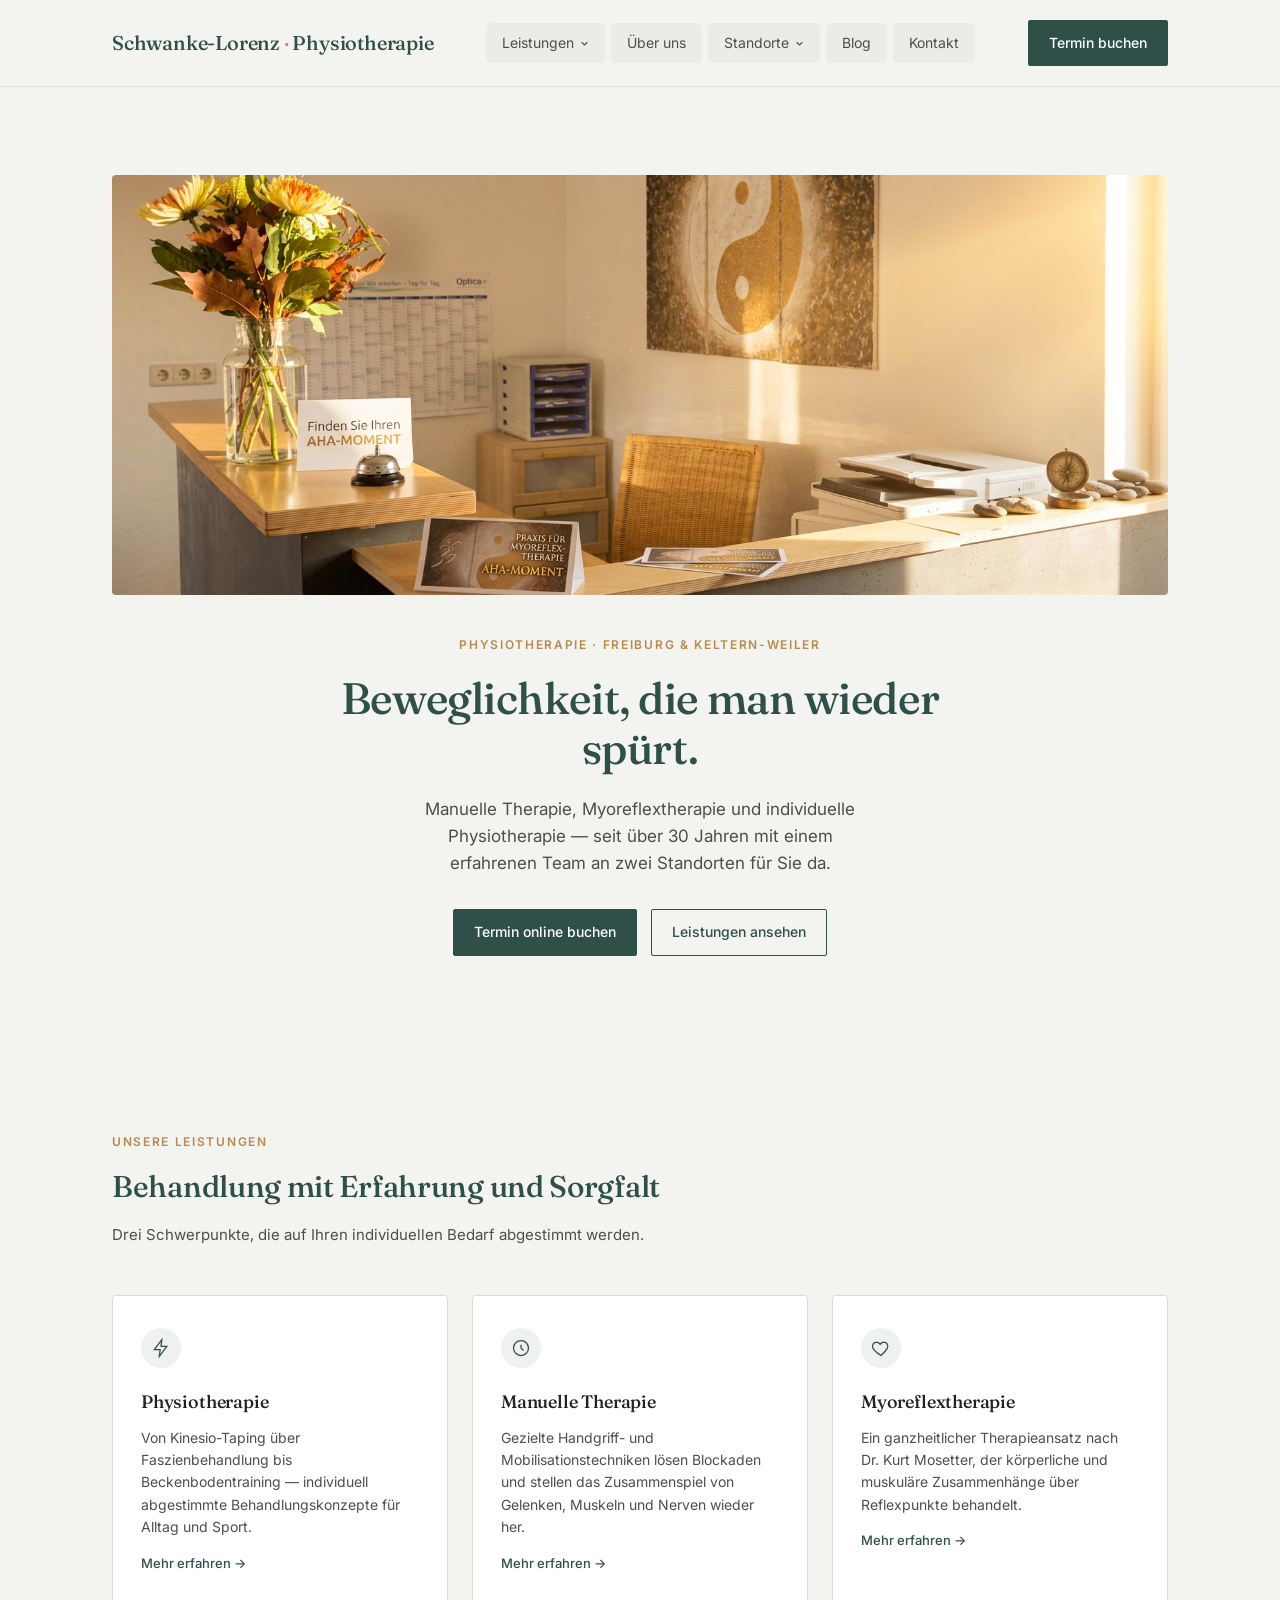
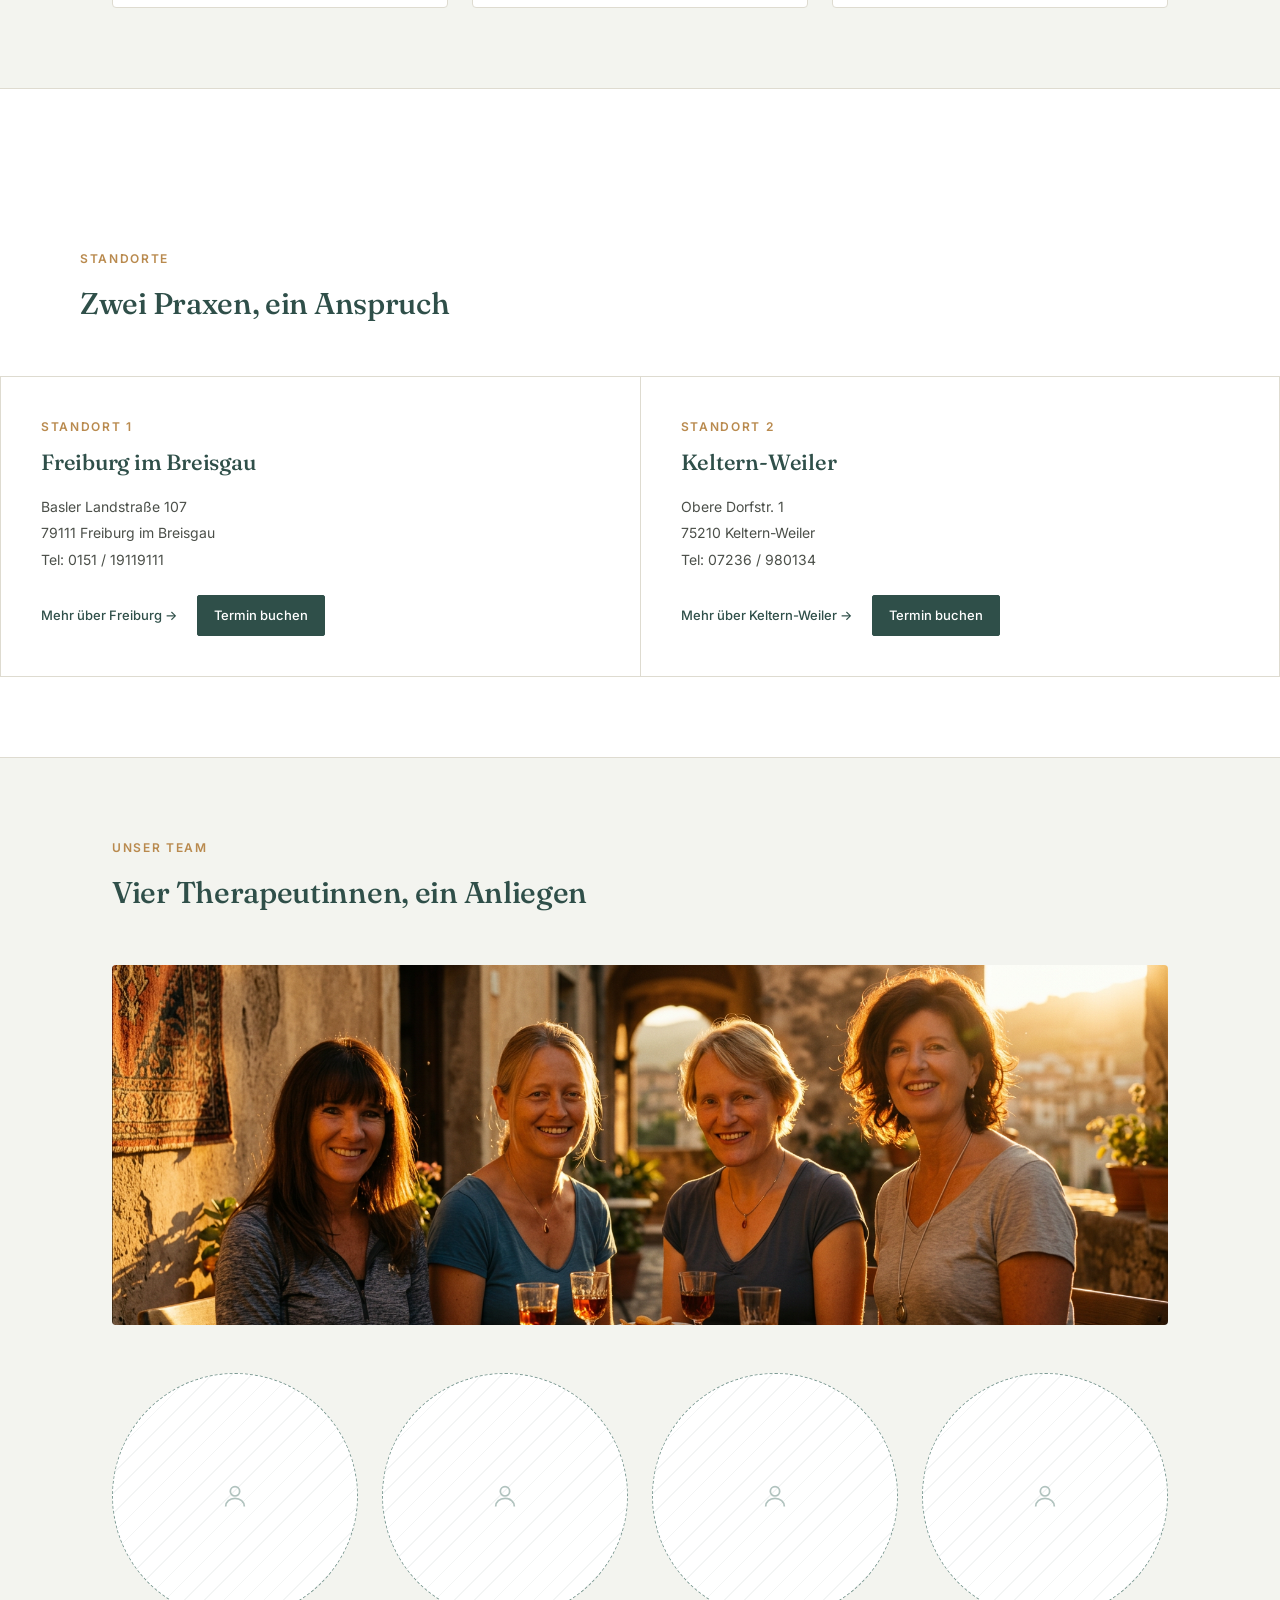
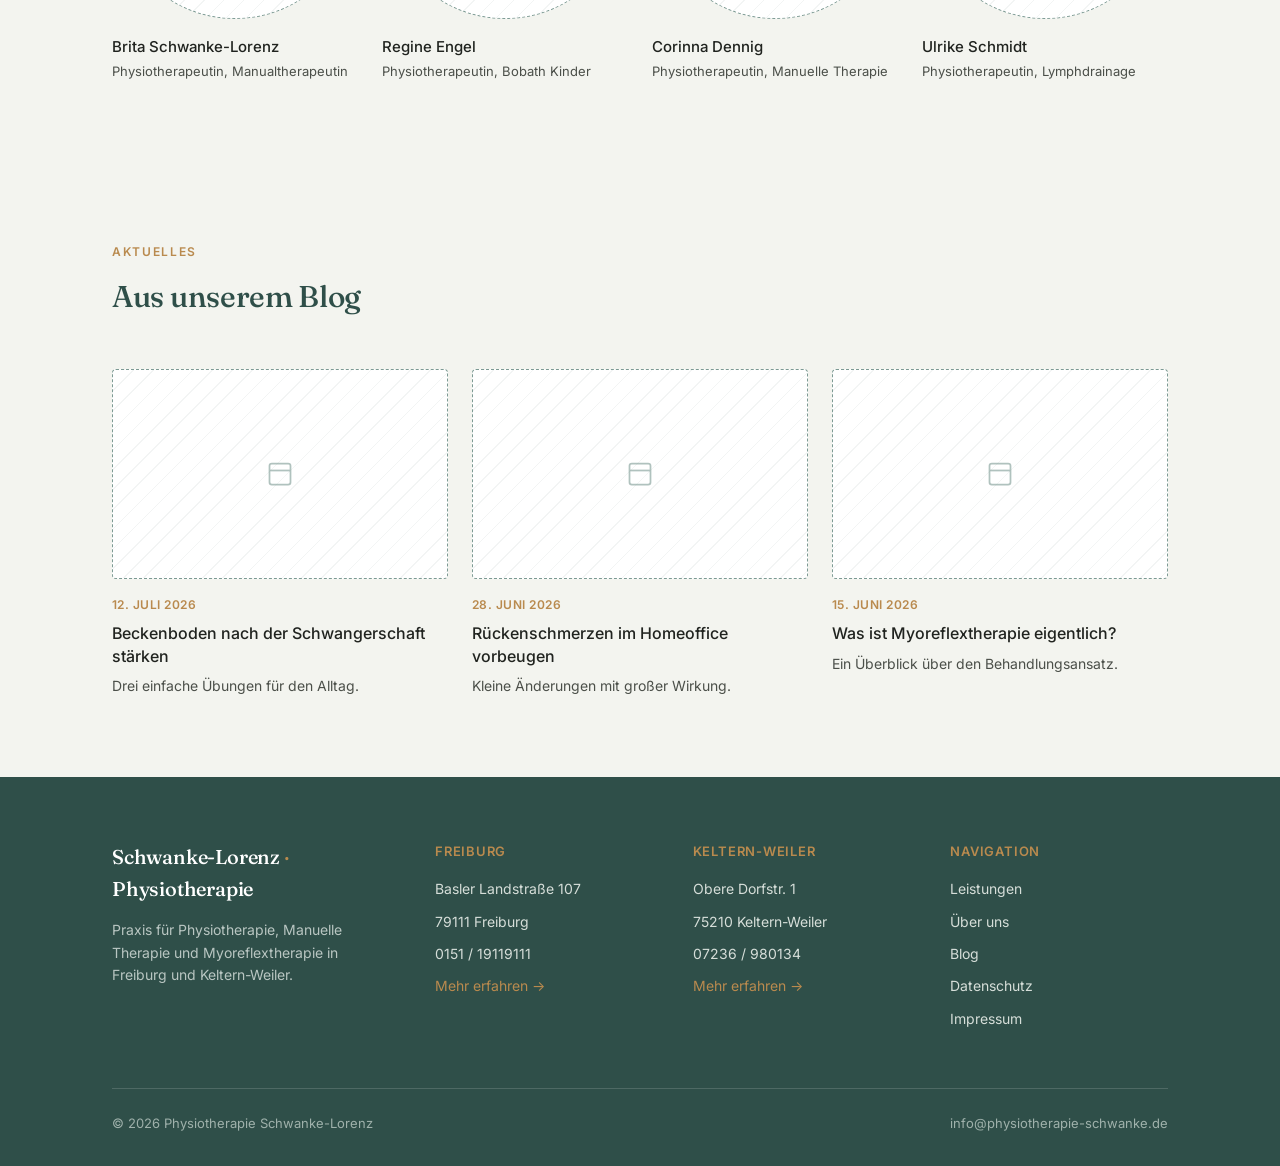
<file: index.html>
<!DOCTYPE html>
<html lang="de">
<head>
<meta charset="UTF-8">
<meta name="viewport" content="width=device-width, initial-scale=1.0">
<title>Physiotherapie Schwanke-Lorenz — Entwurf Startseite</title>
<link rel="preconnect" href="https://fonts.googleapis.com">
<link rel="preconnect" href="https://fonts.gstatic.com" crossorigin>
<link href="https://fonts.googleapis.com/css2?family=Fraunces:opsz,wght@9..144,400;9..144,500;9..144,600&family=Inter:wght@400;500;600&display=swap" rel="stylesheet">
<link rel="stylesheet" href="styles.css">
</head>
<body>

<header>
  <div class="navbar">
    <div class="logotype">Schwanke-Lorenz <span>·</span> Physiotherapie</div>
    <nav>
      <ul>
        <li class="nav-item">
          <a href="leistungen.html" class="nav-link">Leistungen
            <svg class="chevron" viewBox="0 0 12 12" fill="none"><path d="M2.5 4.5L6 8l3.5-3.5" stroke="currentColor" stroke-width="1.5" stroke-linecap="round" stroke-linejoin="round"/></svg>
          </a>
          <ul class="dropdown">
            <li><a href="leistungen.html#physiotherapie">Physiotherapie</a></li>
            <li><a href="leistungen.html#manuelle-therapie">Manuelle Therapie</a></li>
            <li><a href="leistungen.html#myoreflextherapie">Myoreflextherapie</a></li>
          </ul>
        </li>
        <li class="nav-item"><a href="#ueber-uns" class="nav-link">Über uns</a></li>
        <li class="nav-item">
          <a href="#standorte" class="nav-link">Standorte
            <svg class="chevron" viewBox="0 0 12 12" fill="none"><path d="M2.5 4.5L6 8l3.5-3.5" stroke="currentColor" stroke-width="1.5" stroke-linecap="round" stroke-linejoin="round"/></svg>
          </a>
          <ul class="dropdown">
            <li><a href="freiburg.html">Freiburg</a></li>
            <li><a href="keltern-weiler.html">Keltern-Weiler</a></li>
          </ul>
        </li>
        <li class="nav-item"><a href="#blog" class="nav-link">Blog</a></li>
        <li class="nav-item"><a href="#kontakt" class="nav-link">Kontakt</a></li>
      </ul>
    </nav>
    <a href="#" class="btn btn-primary">Termin buchen</a>
  </div>
</header>

<section class="hero">
  <div class="wrap">
    <img class="hero-banner-img" src="hero-banner.png" alt="Lichtdurchfluteter Behandlungsraum der Physiotherapie Schwanke-Lorenz">
    <div class="hero-text">
      <div class="eyebrow">Physiotherapie · Freiburg &amp; Keltern-Weiler</div>
      <h1>Beweglichkeit, die man wieder spürt.</h1>
      <p class="lead">Manuelle Therapie, Myoreflextherapie und individuelle Physiotherapie — seit über 30 Jahren mit einem erfahrenen Team an zwei Standorten für Sie da.</p>
      <div class="hero-actions">
        <a href="#" class="btn btn-primary">Termin online buchen</a>
        <a href="leistungen.html" class="btn btn-ghost">Leistungen ansehen</a>
      </div>
    </div>
  </div>
</section>

<section id="leistungen">
  <div class="wrap">
    <div class="section-head">
      <div class="eyebrow">Unsere Leistungen</div>
      <h2>Behandlung mit Erfahrung und Sorgfalt</h2>
      <p>Drei Schwerpunkte, die auf Ihren individuellen Bedarf abgestimmt werden.</p>
    </div>
    <div class="leistungen-grid">
      <a class="card" href="leistungen.html#physiotherapie">
        <div class="icon"><svg viewBox="0 0 24 24" fill="none" stroke-width="1.5"><path d="M13 2L4 14h7l-1 8 9-12h-7l1-8z"/></svg></div>
        <h3>Physiotherapie</h3>
        <p>Von Kinesio-Taping über Faszienbehandlung bis Beckenbodentraining — individuell abgestimmte Behandlungskonzepte für Alltag und Sport.</p>
        <span class="more">Mehr erfahren →</span>
      </a>
      <a class="card" href="leistungen.html#manuelle-therapie">
        <div class="icon"><svg viewBox="0 0 24 24" fill="none" stroke-width="1.5"><circle cx="12" cy="12" r="9"/><path d="M12 8v4l3 3"/></svg></div>
        <h3>Manuelle Therapie</h3>
        <p>Gezielte Handgriff- und Mobilisationstechniken lösen Blockaden und stellen das Zusammenspiel von Gelenken, Muskeln und Nerven wieder her.</p>
        <span class="more">Mehr erfahren →</span>
      </a>
      <a class="card" href="leistungen.html#myoreflextherapie">
        <div class="icon"><svg viewBox="0 0 24 24" fill="none" stroke-width="1.5"><path d="M12 21s-7-4.35-9.5-8.5C.7 8.6 3 5 6.5 5c2 0 3.5 1.2 4.5 2.5C12 6.2 13.5 5 15.5 5 19 5 21.3 8.6 19.5 12.5 17 16.65 12 21 12 21z"/></svg></div>
        <h3>Myoreflextherapie</h3>
        <p>Ein ganzheitlicher Therapieansatz nach Dr. Kurt Mosetter, der körperliche und muskuläre Zusammenhänge über Reflexpunkte behandelt.</p>
        <span class="more">Mehr erfahren →</span>
      </a>
    </div>
  </div>
</section>

<section class="standorte" id="standorte">
  <div class="wrap" style="padding:80px 0 0;">
    <div class="section-head">
      <div class="eyebrow">Standorte</div>
      <h2>Zwei Praxen, ein Anspruch</h2>
    </div>
  </div>
  <div class="standort-grid">
    <div class="standort-card">
      <div class="eyebrow">Standort 1</div>
      <h3>Freiburg im Breisgau</h3>
      <p class="addr">Basler Landstraße 107</p>
      <p class="addr">79111 Freiburg im Breisgau</p>
      <p class="addr">Tel: 0151 / 19119111</p>
      <div class="standort-actions">
        <a href="freiburg.html" class="more">Mehr über Freiburg →</a>
        <a href="#" class="btn btn-primary">Termin buchen</a>
      </div>
    </div>
    <div class="standort-card">
      <div class="eyebrow">Standort 2</div>
      <h3>Keltern-Weiler</h3>
      <p class="addr">Obere Dorfstr. 1</p>
      <p class="addr">75210 Keltern-Weiler</p>
      <p class="addr">Tel: 07236 / 980134</p>
      <div class="standort-actions">
        <a href="keltern-weiler.html" class="more">Mehr über Keltern-Weiler →</a>
        <a href="#" class="btn btn-primary">Termin buchen</a>
      </div>
    </div>
  </div>
</section>

<section id="ueber-uns">
  <div class="wrap">
    <div class="section-head">
      <div class="eyebrow">Unser Team</div>
      <h2>Vier Therapeutinnen, ein Anliegen</h2>
    </div>
    <img class="ueber-uns-banner" src="Leute%20Brita.png" alt="Das Team der Physiotherapie-Praxis Schwanke-Lorenz">
    <div class="team-grid">
      <div class="team-card">
        <div class="photo-placeholder"><svg viewBox="0 0 24 24" fill="none" stroke="currentColor" stroke-width="1.5"><circle cx="12" cy="8" r="4"/><path d="M4 21c0-4 3.5-7 8-7s8 3 8 7"/></svg></div>
        <h4>Brita Schwanke-Lorenz</h4>
        <p>Physiotherapeutin, Manualtherapeutin</p>
      </div>
      <div class="team-card">
        <div class="photo-placeholder"><svg viewBox="0 0 24 24" fill="none" stroke="currentColor" stroke-width="1.5"><circle cx="12" cy="8" r="4"/><path d="M4 21c0-4 3.5-7 8-7s8 3 8 7"/></svg></div>
        <h4>Regine Engel</h4>
        <p>Physiotherapeutin, Bobath Kinder</p>
      </div>
      <div class="team-card">
        <div class="photo-placeholder"><svg viewBox="0 0 24 24" fill="none" stroke="currentColor" stroke-width="1.5"><circle cx="12" cy="8" r="4"/><path d="M4 21c0-4 3.5-7 8-7s8 3 8 7"/></svg></div>
        <h4>Corinna Dennig</h4>
        <p>Physiotherapeutin, Manuelle Therapie</p>
      </div>
      <div class="team-card">
        <div class="photo-placeholder"><svg viewBox="0 0 24 24" fill="none" stroke="currentColor" stroke-width="1.5"><circle cx="12" cy="8" r="4"/><path d="M4 21c0-4 3.5-7 8-7s8 3 8 7"/></svg></div>
        <h4>Ulrike Schmidt</h4>
        <p>Physiotherapeutin, Lymphdrainage</p>
      </div>
    </div>
  </div>
</section>

<section id="blog">
  <div class="wrap">
    <div class="section-head">
      <div class="eyebrow">Aktuelles</div>
      <h2>Aus unserem Blog</h2>
    </div>
    <div class="blog-grid">
      <div class="blog-card">
        <div class="photo-placeholder"><svg viewBox="0 0 24 24" fill="none" stroke="currentColor" stroke-width="1.5"><rect x="3" y="3" width="18" height="18" rx="2"/><path d="M3 9h18"/></svg></div>
        <div class="date">12. Juli 2026</div>
        <h4>Beckenboden nach der Schwangerschaft stärken</h4>
        <p>Drei einfache Übungen für den Alltag.</p>
      </div>
      <div class="blog-card">
        <div class="photo-placeholder"><svg viewBox="0 0 24 24" fill="none" stroke="currentColor" stroke-width="1.5"><rect x="3" y="3" width="18" height="18" rx="2"/><path d="M3 9h18"/></svg></div>
        <div class="date">28. Juni 2026</div>
        <h4>Rückenschmerzen im Homeoffice vorbeugen</h4>
        <p>Kleine Änderungen mit großer Wirkung.</p>
      </div>
      <div class="blog-card">
        <div class="photo-placeholder"><svg viewBox="0 0 24 24" fill="none" stroke="currentColor" stroke-width="1.5"><rect x="3" y="3" width="18" height="18" rx="2"/><path d="M3 9h18"/></svg></div>
        <div class="date">15. Juni 2026</div>
        <h4>Was ist Myoreflextherapie eigentlich?</h4>
        <p>Ein Überblick über den Behandlungsansatz.</p>
      </div>
    </div>
  </div>
</section>

<footer id="kontakt">
  <div class="wrap">
    <div class="footer-grid">
      <div>
        <div class="logotype">Schwanke-Lorenz <span>·</span> Physiotherapie</div>
        <p class="muted">Praxis für Physiotherapie, Manuelle Therapie und Myoreflextherapie in Freiburg und Keltern-Weiler.</p>
      </div>
      <div>
        <h5>Freiburg</h5>
        <ul>
          <li>Basler Landstraße 107</li>
          <li>79111 Freiburg</li>
          <li>0151 / 19119111</li>
          <li><a href="freiburg.html" style="color:var(--accent);">Mehr erfahren →</a></li>
        </ul>
      </div>
      <div>
        <h5>Keltern-Weiler</h5>
        <ul>
          <li>Obere Dorfstr. 1</li>
          <li>75210 Keltern-Weiler</li>
          <li>07236 / 980134</li>
          <li><a href="keltern-weiler.html" style="color:var(--accent);">Mehr erfahren →</a></li>
        </ul>
      </div>
      <div>
        <h5>Navigation</h5>
        <ul>
          <li><a href="leistungen.html">Leistungen</a></li>
          <li><a href="#ueber-uns">Über uns</a></li>
          <li><a href="#blog">Blog</a></li>
          <li><a href="#">Datenschutz</a></li>
          <li><a href="#">Impressum</a></li>
        </ul>
      </div>
    </div>
    <div class="footer-bottom">
      <span>© 2026 Physiotherapie Schwanke-Lorenz</span>
      <span>info@physiotherapie-schwanke.de</span>
    </div>
  </div>
</footer>

</body>
</html>
</file>
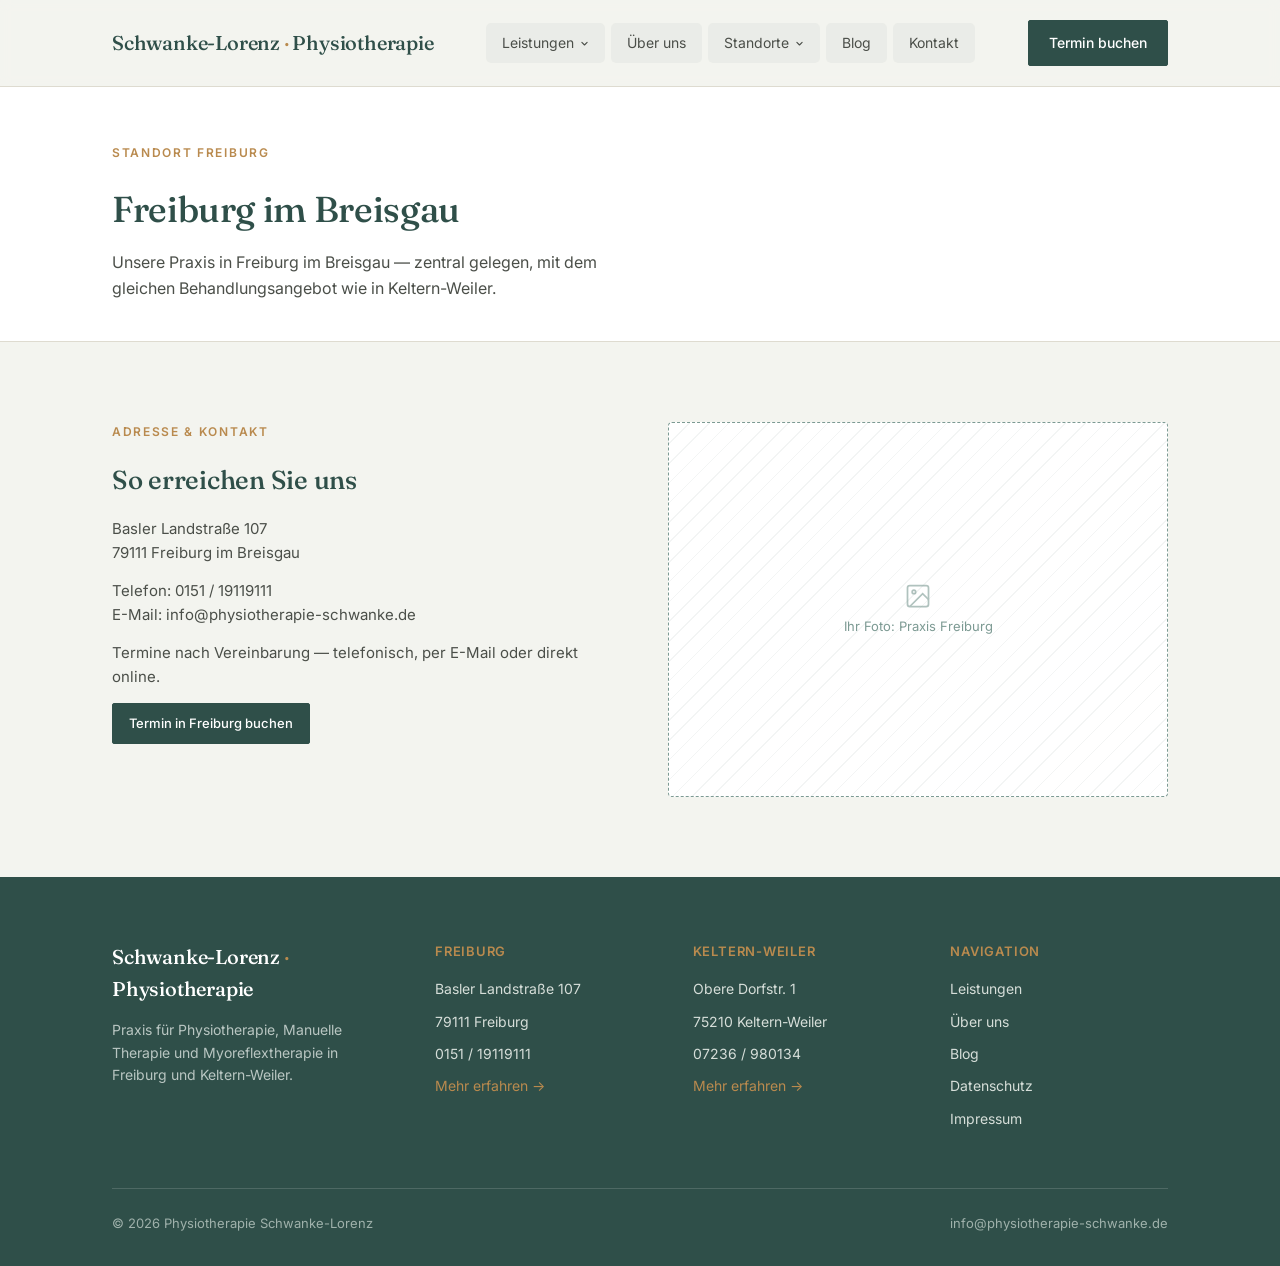
<file: freiburg.html>
<!DOCTYPE html>
<html lang="de">
<head>
<meta charset="UTF-8">
<meta name="viewport" content="width=device-width, initial-scale=1.0">
<title>Standort Freiburg — Physiotherapie Schwanke-Lorenz</title>
<link rel="preconnect" href="https://fonts.googleapis.com">
<link rel="preconnect" href="https://fonts.gstatic.com" crossorigin>
<link href="https://fonts.googleapis.com/css2?family=Fraunces:opsz,wght@9..144,400;9..144,500;9..144,600&family=Inter:wght@400;500;600&display=swap" rel="stylesheet">
<link rel="stylesheet" href="styles.css">
</head>
<body>

<header>
  <div class="navbar">
    <a href="index.html" class="logotype">Schwanke-Lorenz <span>·</span> Physiotherapie</a>
    <nav>
      <ul>
        <li class="nav-item">
          <a href="leistungen.html" class="nav-link">Leistungen
            <svg class="chevron" viewBox="0 0 12 12" fill="none"><path d="M2.5 4.5L6 8l3.5-3.5" stroke="currentColor" stroke-width="1.5" stroke-linecap="round" stroke-linejoin="round"/></svg>
          </a>
          <ul class="dropdown">
            <li><a href="leistungen.html#physiotherapie">Physiotherapie</a></li>
            <li><a href="leistungen.html#manuelle-therapie">Manuelle Therapie</a></li>
            <li><a href="leistungen.html#myoreflextherapie">Myoreflextherapie</a></li>
          </ul>
        </li>
        <li class="nav-item"><a href="index.html#ueber-uns" class="nav-link">Über uns</a></li>
        <li class="nav-item">
          <a href="index.html#standorte" class="nav-link">Standorte
            <svg class="chevron" viewBox="0 0 12 12" fill="none"><path d="M2.5 4.5L6 8l3.5-3.5" stroke="currentColor" stroke-width="1.5" stroke-linecap="round" stroke-linejoin="round"/></svg>
          </a>
          <ul class="dropdown">
            <li><a href="freiburg.html">Freiburg</a></li>
            <li><a href="keltern-weiler.html">Keltern-Weiler</a></li>
          </ul>
        </li>
        <li class="nav-item"><a href="index.html#blog" class="nav-link">Blog</a></li>
        <li class="nav-item"><a href="index.html#kontakt" class="nav-link">Kontakt</a></li>
      </ul>
    </nav>
    <a href="#" class="btn btn-primary">Termin buchen</a>
  </div>
</header>

<div class="page-header">
  <div class="wrap">
    <div class="eyebrow">Standort Freiburg</div>
    <h1>Freiburg im Breisgau</h1>
    <p>Unsere Praxis in Freiburg im Breisgau — zentral gelegen, mit dem gleichen Behandlungsangebot wie in Keltern-Weiler.</p>
  </div>
</div>

<section class="leistung-detail">
  <div class="wrap">
    <div>
      <div class="eyebrow">Adresse &amp; Kontakt</div>
      <h2>So erreichen Sie uns</h2>
      <p>Basler Landstraße 107<br>79111 Freiburg im Breisgau</p>
      <p>Telefon: 0151 / 19119111<br>E-Mail: info@physiotherapie-schwanke.de</p>
      <p>Termine nach Vereinbarung — telefonisch, per E-Mail oder direkt online.</p>
      <div class="standort-actions" style="margin-top:8px;">
        <a href="#" class="btn btn-primary">Termin in Freiburg buchen</a>
      </div>
    </div>
    <div class="photo-placeholder">
      <svg viewBox="0 0 24 24" fill="none" stroke="currentColor" stroke-width="1.5"><rect x="3" y="3" width="18" height="18" rx="2"/><circle cx="8.5" cy="8.5" r="1.5"/><path d="M21 15l-5-5L5 21"/></svg>
      Ihr Foto: Praxis Freiburg
    </div>
  </div>
</section>

<footer id="kontakt">
  <div class="wrap">
    <div class="footer-grid">
      <div>
        <div class="logotype">Schwanke-Lorenz <span>·</span> Physiotherapie</div>
        <p class="muted">Praxis für Physiotherapie, Manuelle Therapie und Myoreflextherapie in Freiburg und Keltern-Weiler.</p>
      </div>
      <div>
        <h5>Freiburg</h5>
        <ul>
          <li>Basler Landstraße 107</li>
          <li>79111 Freiburg</li>
          <li>0151 / 19119111</li>
          <li><a href="freiburg.html" style="color:var(--accent);">Mehr erfahren →</a></li>
        </ul>
      </div>
      <div>
        <h5>Keltern-Weiler</h5>
        <ul>
          <li>Obere Dorfstr. 1</li>
          <li>75210 Keltern-Weiler</li>
          <li>07236 / 980134</li>
          <li><a href="keltern-weiler.html" style="color:var(--accent);">Mehr erfahren →</a></li>
        </ul>
      </div>
      <div>
        <h5>Navigation</h5>
        <ul>
          <li><a href="leistungen.html">Leistungen</a></li>
          <li><a href="index.html#ueber-uns">Über uns</a></li>
          <li><a href="index.html#blog">Blog</a></li>
          <li><a href="#">Datenschutz</a></li>
          <li><a href="#">Impressum</a></li>
        </ul>
      </div>
    </div>
    <div class="footer-bottom">
      <span>© 2026 Physiotherapie Schwanke-Lorenz</span>
      <span>info@physiotherapie-schwanke.de</span>
    </div>
  </div>
</footer>

</body>
</html>
</file>
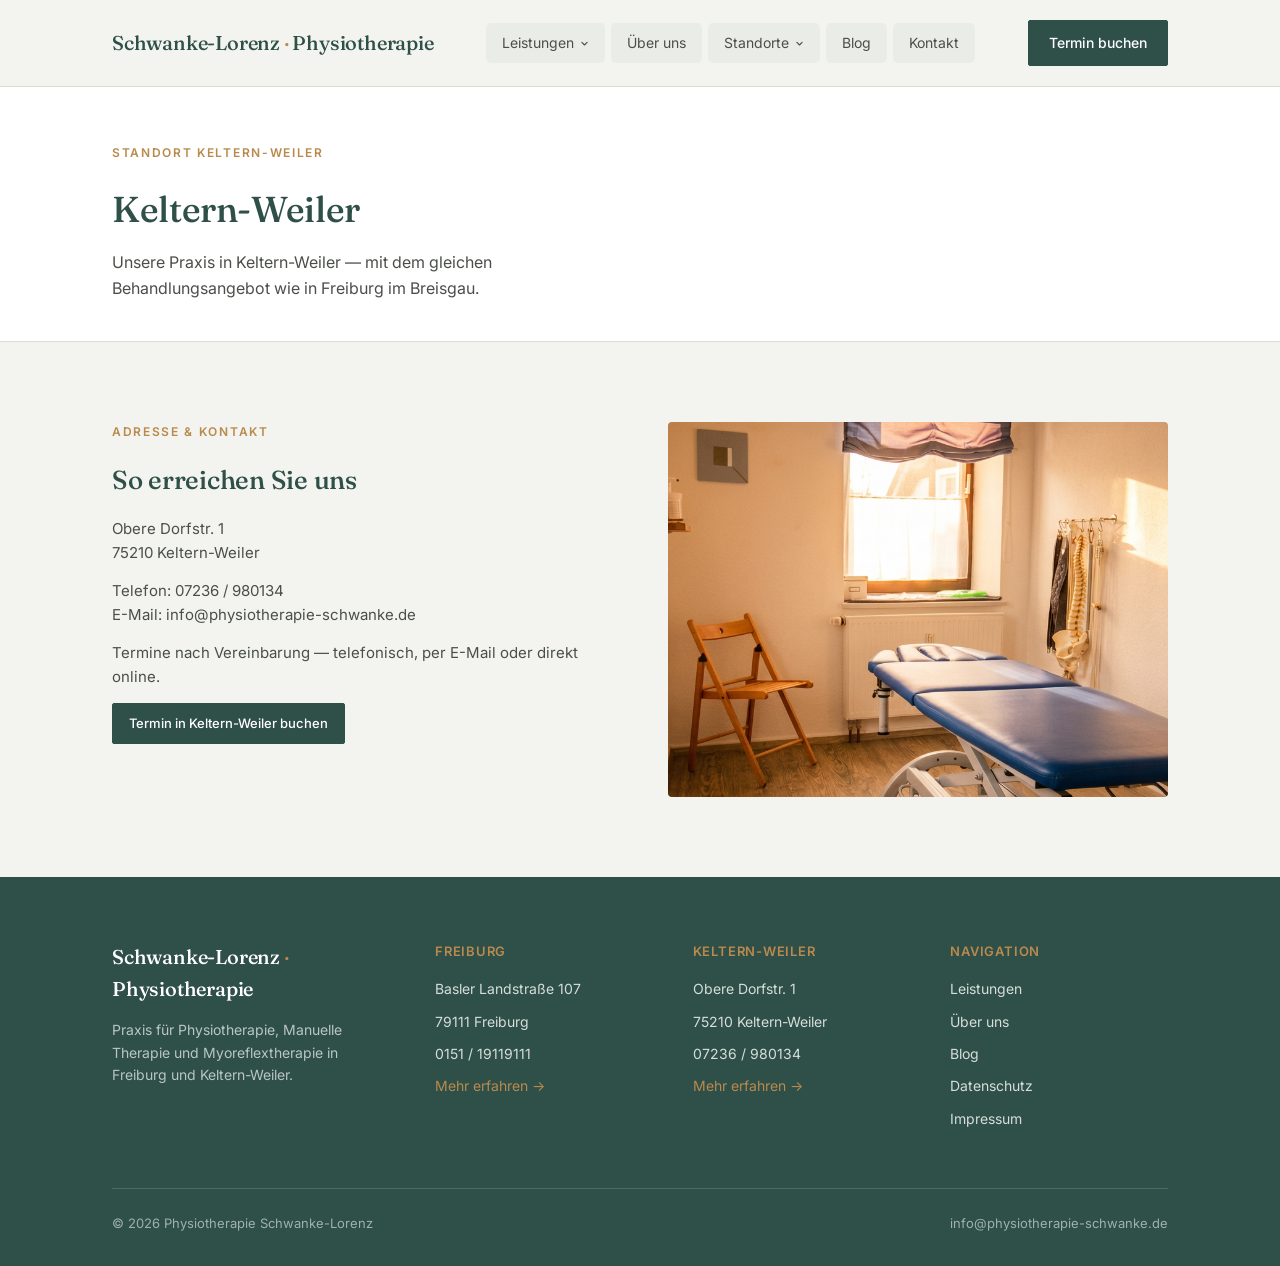
<file: keltern-weiler.html>
<!DOCTYPE html>
<html lang="de">
<head>
<meta charset="UTF-8">
<meta name="viewport" content="width=device-width, initial-scale=1.0">
<title>Standort Keltern-Weiler — Physiotherapie Schwanke-Lorenz</title>
<link rel="preconnect" href="https://fonts.googleapis.com">
<link rel="preconnect" href="https://fonts.gstatic.com" crossorigin>
<link href="https://fonts.googleapis.com/css2?family=Fraunces:opsz,wght@9..144,400;9..144,500;9..144,600&family=Inter:wght@400;500;600&display=swap" rel="stylesheet">
<link rel="stylesheet" href="styles.css">
</head>
<body>

<header>
  <div class="navbar">
    <a href="index.html" class="logotype">Schwanke-Lorenz <span>·</span> Physiotherapie</a>
    <nav>
      <ul>
        <li class="nav-item">
          <a href="leistungen.html" class="nav-link">Leistungen
            <svg class="chevron" viewBox="0 0 12 12" fill="none"><path d="M2.5 4.5L6 8l3.5-3.5" stroke="currentColor" stroke-width="1.5" stroke-linecap="round" stroke-linejoin="round"/></svg>
          </a>
          <ul class="dropdown">
            <li><a href="leistungen.html#physiotherapie">Physiotherapie</a></li>
            <li><a href="leistungen.html#manuelle-therapie">Manuelle Therapie</a></li>
            <li><a href="leistungen.html#myoreflextherapie">Myoreflextherapie</a></li>
          </ul>
        </li>
        <li class="nav-item"><a href="index.html#ueber-uns" class="nav-link">Über uns</a></li>
        <li class="nav-item">
          <a href="index.html#standorte" class="nav-link">Standorte
            <svg class="chevron" viewBox="0 0 12 12" fill="none"><path d="M2.5 4.5L6 8l3.5-3.5" stroke="currentColor" stroke-width="1.5" stroke-linecap="round" stroke-linejoin="round"/></svg>
          </a>
          <ul class="dropdown">
            <li><a href="freiburg.html">Freiburg</a></li>
            <li><a href="keltern-weiler.html">Keltern-Weiler</a></li>
          </ul>
        </li>
        <li class="nav-item"><a href="index.html#blog" class="nav-link">Blog</a></li>
        <li class="nav-item"><a href="index.html#kontakt" class="nav-link">Kontakt</a></li>
      </ul>
    </nav>
    <a href="#" class="btn btn-primary">Termin buchen</a>
  </div>
</header>

<div class="page-header">
  <div class="wrap">
    <div class="eyebrow">Standort Keltern-Weiler</div>
    <h1>Keltern-Weiler</h1>
    <p>Unsere Praxis in Keltern-Weiler — mit dem gleichen Behandlungsangebot wie in Freiburg im Breisgau.</p>
  </div>
</div>

<section class="leistung-detail">
  <div class="wrap">
    <div>
      <div class="eyebrow">Adresse &amp; Kontakt</div>
      <h2>So erreichen Sie uns</h2>
      <p>Obere Dorfstr. 1<br>75210 Keltern-Weiler</p>
      <p>Telefon: 07236 / 980134<br>E-Mail: info@physiotherapie-schwanke.de</p>
      <p>Termine nach Vereinbarung — telefonisch, per E-Mail oder direkt online.</p>
      <div class="standort-actions" style="margin-top:8px;">
        <a href="#" class="btn btn-primary">Termin in Keltern-Weiler buchen</a>
      </div>
    </div>
    <img class="leistung-photo" src="Zimmer.png" alt="Behandlungsraum der Physiotherapie-Praxis in Keltern-Weiler">
  </div>
</section>

<footer id="kontakt">
  <div class="wrap">
    <div class="footer-grid">
      <div>
        <div class="logotype">Schwanke-Lorenz <span>·</span> Physiotherapie</div>
        <p class="muted">Praxis für Physiotherapie, Manuelle Therapie und Myoreflextherapie in Freiburg und Keltern-Weiler.</p>
      </div>
      <div>
        <h5>Freiburg</h5>
        <ul>
          <li>Basler Landstraße 107</li>
          <li>79111 Freiburg</li>
          <li>0151 / 19119111</li>
          <li><a href="freiburg.html" style="color:var(--accent);">Mehr erfahren →</a></li>
        </ul>
      </div>
      <div>
        <h5>Keltern-Weiler</h5>
        <ul>
          <li>Obere Dorfstr. 1</li>
          <li>75210 Keltern-Weiler</li>
          <li>07236 / 980134</li>
          <li><a href="keltern-weiler.html" style="color:var(--accent);">Mehr erfahren →</a></li>
        </ul>
      </div>
      <div>
        <h5>Navigation</h5>
        <ul>
          <li><a href="leistungen.html">Leistungen</a></li>
          <li><a href="index.html#ueber-uns">Über uns</a></li>
          <li><a href="index.html#blog">Blog</a></li>
          <li><a href="#">Datenschutz</a></li>
          <li><a href="#">Impressum</a></li>
        </ul>
      </div>
    </div>
    <div class="footer-bottom">
      <span>© 2026 Physiotherapie Schwanke-Lorenz</span>
      <span>info@physiotherapie-schwanke.de</span>
    </div>
  </div>
</footer>

</body>
</html>
</file>
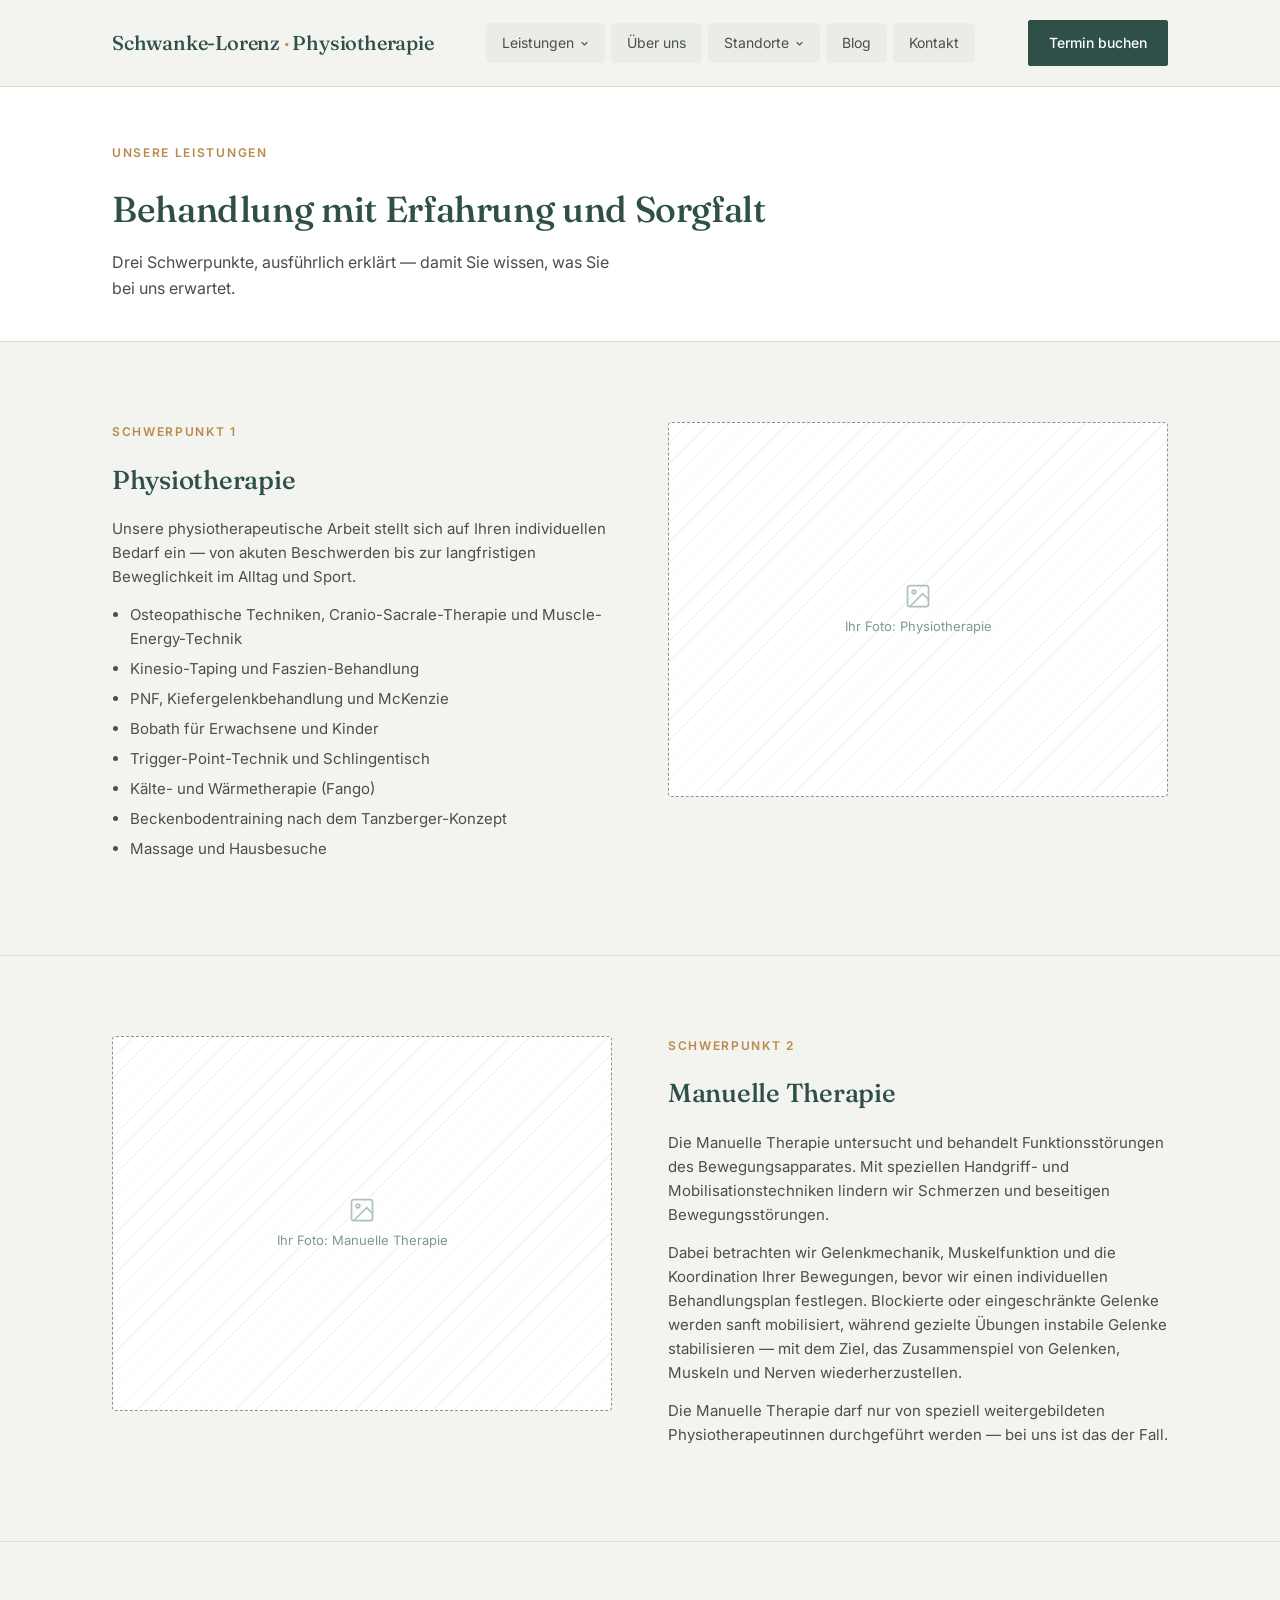
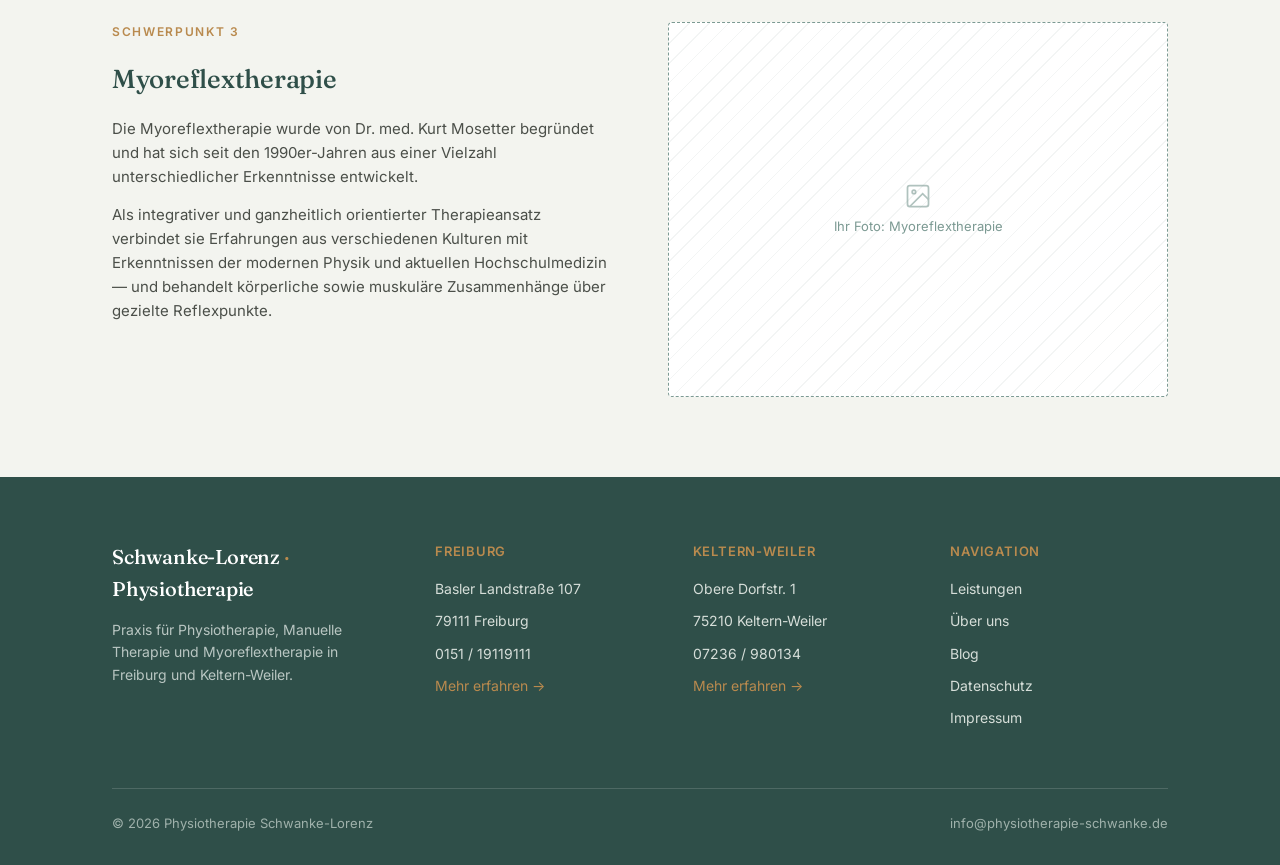
<file: leistungen.html>
<!DOCTYPE html>
<html lang="de">
<head>
<meta charset="UTF-8">
<meta name="viewport" content="width=device-width, initial-scale=1.0">
<title>Leistungen — Physiotherapie Schwanke-Lorenz</title>
<link rel="preconnect" href="https://fonts.googleapis.com">
<link rel="preconnect" href="https://fonts.gstatic.com" crossorigin>
<link href="https://fonts.googleapis.com/css2?family=Fraunces:opsz,wght@9..144,400;9..144,500;9..144,600&family=Inter:wght@400;500;600&display=swap" rel="stylesheet">
<link rel="stylesheet" href="styles.css">
</head>
<body>

<header>
  <div class="navbar">
    <a href="index.html" class="logotype">Schwanke-Lorenz <span>·</span> Physiotherapie</a>
    <nav>
      <ul>
        <li class="nav-item">
          <a href="leistungen.html" class="nav-link">Leistungen
            <svg class="chevron" viewBox="0 0 12 12" fill="none"><path d="M2.5 4.5L6 8l3.5-3.5" stroke="currentColor" stroke-width="1.5" stroke-linecap="round" stroke-linejoin="round"/></svg>
          </a>
          <ul class="dropdown">
            <li><a href="leistungen.html#physiotherapie">Physiotherapie</a></li>
            <li><a href="leistungen.html#manuelle-therapie">Manuelle Therapie</a></li>
            <li><a href="leistungen.html#myoreflextherapie">Myoreflextherapie</a></li>
          </ul>
        </li>
        <li class="nav-item"><a href="index.html#ueber-uns" class="nav-link">Über uns</a></li>
        <li class="nav-item">
          <a href="index.html#standorte" class="nav-link">Standorte
            <svg class="chevron" viewBox="0 0 12 12" fill="none"><path d="M2.5 4.5L6 8l3.5-3.5" stroke="currentColor" stroke-width="1.5" stroke-linecap="round" stroke-linejoin="round"/></svg>
          </a>
          <ul class="dropdown">
            <li><a href="freiburg.html">Freiburg</a></li>
            <li><a href="keltern-weiler.html">Keltern-Weiler</a></li>
          </ul>
        </li>
        <li class="nav-item"><a href="index.html#blog" class="nav-link">Blog</a></li>
        <li class="nav-item"><a href="index.html#kontakt" class="nav-link">Kontakt</a></li>
      </ul>
    </nav>
    <a href="#" class="btn btn-primary">Termin buchen</a>
  </div>
</header>

<div class="page-header">
  <div class="wrap">
    <div class="eyebrow">Unsere Leistungen</div>
    <h1>Behandlung mit Erfahrung und Sorgfalt</h1>
    <p>Drei Schwerpunkte, ausführlich erklärt — damit Sie wissen, was Sie bei uns erwartet.</p>
  </div>
</div>

<section class="leistung-detail" id="physiotherapie">
  <div class="wrap">
    <div>
      <div class="eyebrow">Schwerpunkt 1</div>
      <h2>Physiotherapie</h2>
      <p>Unsere physiotherapeutische Arbeit stellt sich auf Ihren individuellen Bedarf ein — von akuten Beschwerden bis zur langfristigen Beweglichkeit im Alltag und Sport.</p>
      <ul>
        <li>Osteopathische Techniken, Cranio-Sacrale-Therapie und Muscle-Energy-Technik</li>
        <li>Kinesio-Taping und Faszien-Behandlung</li>
        <li>PNF, Kiefergelenkbehandlung und McKenzie</li>
        <li>Bobath für Erwachsene und Kinder</li>
        <li>Trigger-Point-Technik und Schlingentisch</li>
        <li>Kälte- und Wärmetherapie (Fango)</li>
        <li>Beckenbodentraining nach dem Tanzberger-Konzept</li>
        <li>Massage und Hausbesuche</li>
      </ul>
    </div>
    <div class="photo-placeholder">
      <svg viewBox="0 0 24 24" fill="none" stroke="currentColor" stroke-width="1.5"><rect x="3" y="3" width="18" height="18" rx="2"/><circle cx="8.5" cy="8.5" r="1.5"/><path d="M21 15l-5-5L5 21"/></svg>
      Ihr Foto: Physiotherapie
    </div>
  </div>
</section>

<section class="leistung-detail" id="manuelle-therapie">
  <div class="wrap">
    <div>
      <div class="eyebrow">Schwerpunkt 2</div>
      <h2>Manuelle Therapie</h2>
      <p>Die Manuelle Therapie untersucht und behandelt Funktionsstörungen des Bewegungsapparates. Mit speziellen Handgriff- und Mobilisationstechniken lindern wir Schmerzen und beseitigen Bewegungsstörungen.</p>
      <p>Dabei betrachten wir Gelenkmechanik, Muskelfunktion und die Koordination Ihrer Bewegungen, bevor wir einen individuellen Behandlungsplan festlegen. Blockierte oder eingeschränkte Gelenke werden sanft mobilisiert, während gezielte Übungen instabile Gelenke stabilisieren — mit dem Ziel, das Zusammenspiel von Gelenken, Muskeln und Nerven wiederherzustellen.</p>
      <p>Die Manuelle Therapie darf nur von speziell weitergebildeten Physiotherapeutinnen durchgeführt werden — bei uns ist das der Fall.</p>
    </div>
    <div class="photo-placeholder">
      <svg viewBox="0 0 24 24" fill="none" stroke="currentColor" stroke-width="1.5"><rect x="3" y="3" width="18" height="18" rx="2"/><circle cx="8.5" cy="8.5" r="1.5"/><path d="M21 15l-5-5L5 21"/></svg>
      Ihr Foto: Manuelle Therapie
    </div>
  </div>
</section>

<section class="leistung-detail" id="myoreflextherapie">
  <div class="wrap">
    <div>
      <div class="eyebrow">Schwerpunkt 3</div>
      <h2>Myoreflextherapie</h2>
      <p>Die Myoreflextherapie wurde von Dr. med. Kurt Mosetter begründet und hat sich seit den 1990er-Jahren aus einer Vielzahl unterschiedlicher Erkenntnisse entwickelt.</p>
      <p>Als integrativer und ganzheitlich orientierter Therapieansatz verbindet sie Erfahrungen aus verschiedenen Kulturen mit Erkenntnissen der modernen Physik und aktuellen Hochschulmedizin — und behandelt körperliche sowie muskuläre Zusammenhänge über gezielte Reflexpunkte.</p>
    </div>
    <div class="photo-placeholder">
      <svg viewBox="0 0 24 24" fill="none" stroke="currentColor" stroke-width="1.5"><rect x="3" y="3" width="18" height="18" rx="2"/><circle cx="8.5" cy="8.5" r="1.5"/><path d="M21 15l-5-5L5 21"/></svg>
      Ihr Foto: Myoreflextherapie
    </div>
  </div>
</section>

<footer id="kontakt">
  <div class="wrap">
    <div class="footer-grid">
      <div>
        <div class="logotype">Schwanke-Lorenz <span>·</span> Physiotherapie</div>
        <p class="muted">Praxis für Physiotherapie, Manuelle Therapie und Myoreflextherapie in Freiburg und Keltern-Weiler.</p>
      </div>
      <div>
        <h5>Freiburg</h5>
        <ul>
          <li>Basler Landstraße 107</li>
          <li>79111 Freiburg</li>
          <li>0151 / 19119111</li>
          <li><a href="freiburg.html" style="color:var(--accent);">Mehr erfahren →</a></li>
        </ul>
      </div>
      <div>
        <h5>Keltern-Weiler</h5>
        <ul>
          <li>Obere Dorfstr. 1</li>
          <li>75210 Keltern-Weiler</li>
          <li>07236 / 980134</li>
          <li><a href="keltern-weiler.html" style="color:var(--accent);">Mehr erfahren →</a></li>
        </ul>
      </div>
      <div>
        <h5>Navigation</h5>
        <ul>
          <li><a href="leistungen.html">Leistungen</a></li>
          <li><a href="index.html#ueber-uns">Über uns</a></li>
          <li><a href="index.html#blog">Blog</a></li>
          <li><a href="#">Datenschutz</a></li>
          <li><a href="#">Impressum</a></li>
        </ul>
      </div>
    </div>
    <div class="footer-bottom">
      <span>© 2026 Physiotherapie Schwanke-Lorenz</span>
      <span>info@physiotherapie-schwanke.de</span>
    </div>
  </div>
</footer>

</body>
</html>
</file>
<file: styles.css>
:root{
  --bg:#F3F4EF;
  --surface:#FFFFFF;
  --ink:#20231F;
  --ink-soft:#4B4F49;
  --primary:#2F4F49;
  --primary-soft:#7C9A93;
  --accent:#B98A4E;
  --line:#DEDBD0;
}
*{box-sizing:border-box;margin:0;padding:0;}
body{
  background:var(--bg);
  color:var(--ink);
  font-family:'Inter',sans-serif;
  line-height:1.6;
  -webkit-font-smoothing:antialiased;
}
h1,h2,h3,.logotype{font-family:'Fraunces',serif;font-weight:500;letter-spacing:-0.01em;}
.wrap{max-width:1120px;margin:0 auto;padding:0 32px;}
a{color:inherit;text-decoration:none;}

/* Header */
header{
  position:sticky;top:0;background:rgba(243,244,239,0.92);
  backdrop-filter:blur(6px);border-bottom:1px solid var(--line);z-index:10;
}
.navbar{display:flex;align-items:center;justify-content:space-between;padding:20px 32px;max-width:1120px;margin:0 auto;}
.logotype{font-size:20px;color:var(--primary);}
.logotype span{color:var(--accent);}
nav ul{display:flex;list-style:none;gap:6px;font-size:14px;}
.nav-item{position:relative;}
.nav-link{
  display:flex;align-items:center;gap:6px;
  padding:9px 16px;border-radius:5px;
  background:rgba(47,79,73,0.045);
  color:var(--ink-soft);
  transition:background-color 0.2s ease, color 0.2s ease, transform 0.15s ease;
}
.nav-link:hover,
.nav-item:focus-within > .nav-link{
  background:rgba(47,79,73,0.10);
  color:var(--primary);
  transform:translateY(-1px);
}
.nav-link:focus-visible{outline:2px solid var(--accent);outline-offset:2px;}
.chevron{width:9px;height:9px;flex-shrink:0;transition:transform 0.2s ease;}
.nav-item:hover .chevron,
.nav-item:focus-within .chevron{transform:rotate(180deg);}

/* Dropdown */
.dropdown{
  list-style:none;position:absolute;top:100%;left:0;
  min-width:216px;background:var(--surface);
  border:1px solid var(--line);border-radius:8px;
  box-shadow:0 12px 24px rgba(32,35,31,0.12);
  padding:8px;z-index:20;
  opacity:0;visibility:hidden;transform:translateY(-6px);
  transition:opacity 0.18s ease, transform 0.18s ease, visibility 0.18s;
}
.nav-item:hover .dropdown,
.nav-item:focus-within .dropdown{
  opacity:1;visibility:visible;transform:translateY(0);
}
.dropdown li a{
  display:block;padding:10px 12px;border-radius:4px;
  font-size:13.5px;color:var(--ink-soft);
  transition:background-color 0.15s ease, color 0.15s ease;
}
.dropdown li a:hover,
.dropdown li a:focus-visible{background:rgba(47,79,73,0.08);color:var(--primary);}
.dropdown li a:focus-visible{outline:2px solid var(--accent);outline-offset:-2px;}

@media (prefers-reduced-motion: reduce){
  .nav-link,.chevron,.dropdown,.card,.standort-card{transition:none !important;}
}
.btn{
  display:inline-flex;align-items:center;gap:6px;
  padding:11px 20px;border-radius:2px;font-size:14px;font-weight:500;
  border:1px solid var(--primary);
}
.btn-primary{background:var(--primary);color:#fff;}
.btn-ghost{background:transparent;color:var(--primary);}

/* Hero */
.hero{padding:88px 0 96px;position:relative;overflow:hidden;}
.hero-grid{display:grid;grid-template-columns:1.05fr 0.95fr;gap:64px;align-items:center;}
.eyebrow{
  font-size:12px;letter-spacing:0.14em;text-transform:uppercase;
  color:var(--accent);font-weight:600;margin-bottom:18px;
}
.hero h1{font-size:44px;line-height:1.15;color:var(--primary);margin-bottom:22px;}
.hero p.lead{font-size:17px;color:var(--ink-soft);max-width:440px;margin-bottom:32px;}
.hero-actions{display:flex;gap:14px;}
.hero-banner-img{
  width:100%;height:420px;object-fit:cover;border-radius:4px;
  display:block;margin-bottom:40px;
}
.hero-text{max-width:640px;margin:0 auto;text-align:center;}
.hero-text .lead{margin-left:auto;margin-right:auto;}
.hero-actions{justify-content:center;}

.ueber-uns-banner{
  width:100%;height:360px;object-fit:cover;object-position:center 30%;
  border-radius:4px;display:block;margin-bottom:48px;
}

/* Page header (for subpages, no big banner) */
.page-header{padding:56px 0 40px;border-bottom:1px solid var(--line);background:var(--surface);}
.page-header h1{font-size:36px;color:var(--primary);margin-bottom:12px;}
.page-header p{color:var(--ink-soft);max-width:520px;}

.photo-placeholder{
  background:
    repeating-linear-gradient(135deg, rgba(47,79,73,0.06) 0px, rgba(47,79,73,0.06) 1px, transparent 1px, transparent 14px),
    var(--surface);
  border:1px dashed var(--primary-soft);
  border-radius:4px;
  display:flex;flex-direction:column;align-items:center;justify-content:center;
  color:var(--primary-soft);font-size:13px;text-align:center;gap:6px;
}
.photo-placeholder svg{width:28px;height:28px;opacity:0.6;}
.hero-photo{aspect-ratio:4/5;border-radius:4px;}

/* Sections */
section{padding:80px 0;}
.section-head{max-width:560px;margin-bottom:48px;}
.section-head .eyebrow{margin-bottom:12px;}
.section-head h2{font-size:30px;color:var(--primary);}
.section-head p{color:var(--ink-soft);margin-top:12px;font-size:15px;}

/* Leistungen */
.leistungen-grid{display:grid;grid-template-columns:repeat(3,1fr);gap:24px;}
.card{
  background:var(--surface);border:1px solid var(--line);border-radius:4px;
  padding:32px 28px;display:block;
  transition:border-color 0.2s ease, transform 0.2s ease, box-shadow 0.2s ease;
}
a.card:hover{
  border-color:var(--primary-soft);
  transform:translateY(-4px) scale(1.03);
  box-shadow:0 12px 24px rgba(32,35,31,0.08);
}
.card .icon{
  width:40px;height:40px;border-radius:50%;background:rgba(47,79,73,0.08);
  display:flex;align-items:center;justify-content:center;margin-bottom:20px;
}
.card .icon svg{width:20px;height:20px;stroke:var(--primary);}
.card h3{font-size:18px;color:var(--ink);margin-bottom:10px;font-weight:500;}
.card p{font-size:14px;color:var(--ink-soft);}
.card .more{font-size:13px;color:var(--primary);font-weight:500;margin-top:14px;display:inline-block;}

/* Leistungen-Detail (subpage) */
.leistung-detail{border-top:1px solid var(--line);}
.leistung-detail:first-of-type{border-top:none;}
.leistung-detail .wrap{display:grid;grid-template-columns:1fr 1fr;gap:56px;align-items:start;}
.leistung-detail h2{font-size:26px;color:var(--primary);margin-bottom:16px;}
.leistung-detail p{color:var(--ink-soft);font-size:15px;margin-bottom:14px;}
.leistung-detail ul{margin:0 0 14px 18px;color:var(--ink-soft);font-size:15px;}
.leistung-detail ul li{margin-bottom:6px;}
.leistung-detail .photo-placeholder{aspect-ratio:4/3;}
.leistung-photo{width:100%;aspect-ratio:4/3;object-fit:cover;border-radius:4px;display:block;}
.leistung-detail:nth-of-type(even) .wrap{direction:rtl;}
.leistung-detail:nth-of-type(even) .wrap > *{direction:ltr;}

/* Standorte */
.standorte{background:var(--surface);border-top:1px solid var(--line);border-bottom:1px solid var(--line);}
.standort-grid{display:grid;grid-template-columns:1fr 1fr;gap:1px;background:var(--line);border:1px solid var(--line);}
.standort-card{background:var(--surface);padding:40px;transition:transform 0.2s ease, box-shadow 0.2s ease;position:relative;}
.standort-card:hover{transform:translateY(-4px) scale(1.02);box-shadow:0 12px 24px rgba(32,35,31,0.08);z-index:1;}
.standort-card .eyebrow{margin-bottom:8px;}
.standort-card h3{font-size:22px;color:var(--primary);margin-bottom:16px;}
.standort-card .addr{font-size:14px;color:var(--ink-soft);margin-bottom:4px;}
.standort-actions{display:flex;align-items:center;gap:20px;margin-top:24px;}
.standort-actions .btn{padding:9px 16px;font-size:13px;}
.standort-actions .more{font-size:13px;color:var(--primary);font-weight:500;}

/* Team */
.team-grid{display:grid;grid-template-columns:repeat(4,1fr);gap:24px;}
.team-card .photo-placeholder{aspect-ratio:1/1;border-radius:50%;margin-bottom:16px;}
.team-card h4{font-size:15px;font-weight:500;margin-bottom:2px;}
.team-card p{font-size:13px;color:var(--ink-soft);}

/* Blog */
.blog-grid{display:grid;grid-template-columns:repeat(3,1fr);gap:24px;}
.blog-card .photo-placeholder{aspect-ratio:16/10;margin-bottom:16px;}
.blog-card .date{font-size:12px;color:var(--accent);font-weight:600;letter-spacing:0.04em;text-transform:uppercase;margin-bottom:8px;}
.blog-card h4{font-size:16px;font-weight:500;color:var(--ink);margin-bottom:8px;line-height:1.4;}
.blog-card p{font-size:14px;color:var(--ink-soft);}

/* Footer */
footer{background:var(--primary);color:#EDEFE9;padding:64px 0 32px;}
.footer-grid{display:grid;grid-template-columns:1.3fr 1fr 1fr 1fr;gap:40px;margin-bottom:48px;}
footer h5{font-size:13px;letter-spacing:0.06em;text-transform:uppercase;color:var(--accent);margin-bottom:16px;font-weight:600;}
footer .logotype{color:#fff;margin-bottom:14px;}
footer .logotype span{color:var(--accent);}
footer p.muted{color:#B9C6C2;font-size:14px;max-width:280px;}
footer ul{list-style:none;font-size:14px;color:#D6DED9;}
footer ul li{margin-bottom:10px;}
.footer-bottom{border-top:1px solid rgba(255,255,255,0.15);padding-top:24px;display:flex;justify-content:space-between;font-size:13px;color:#9FB1AB;}

@media (max-width:860px){
  .hero-grid, .leistungen-grid, .team-grid, .blog-grid, .footer-grid, .leistung-detail .wrap{grid-template-columns:1fr;}
  .standort-grid{grid-template-columns:1fr;}
  .leistung-detail:nth-of-type(even) .wrap{direction:ltr;}
  nav{display:none;}
  .hero h1{font-size:32px;}
}
</file>
